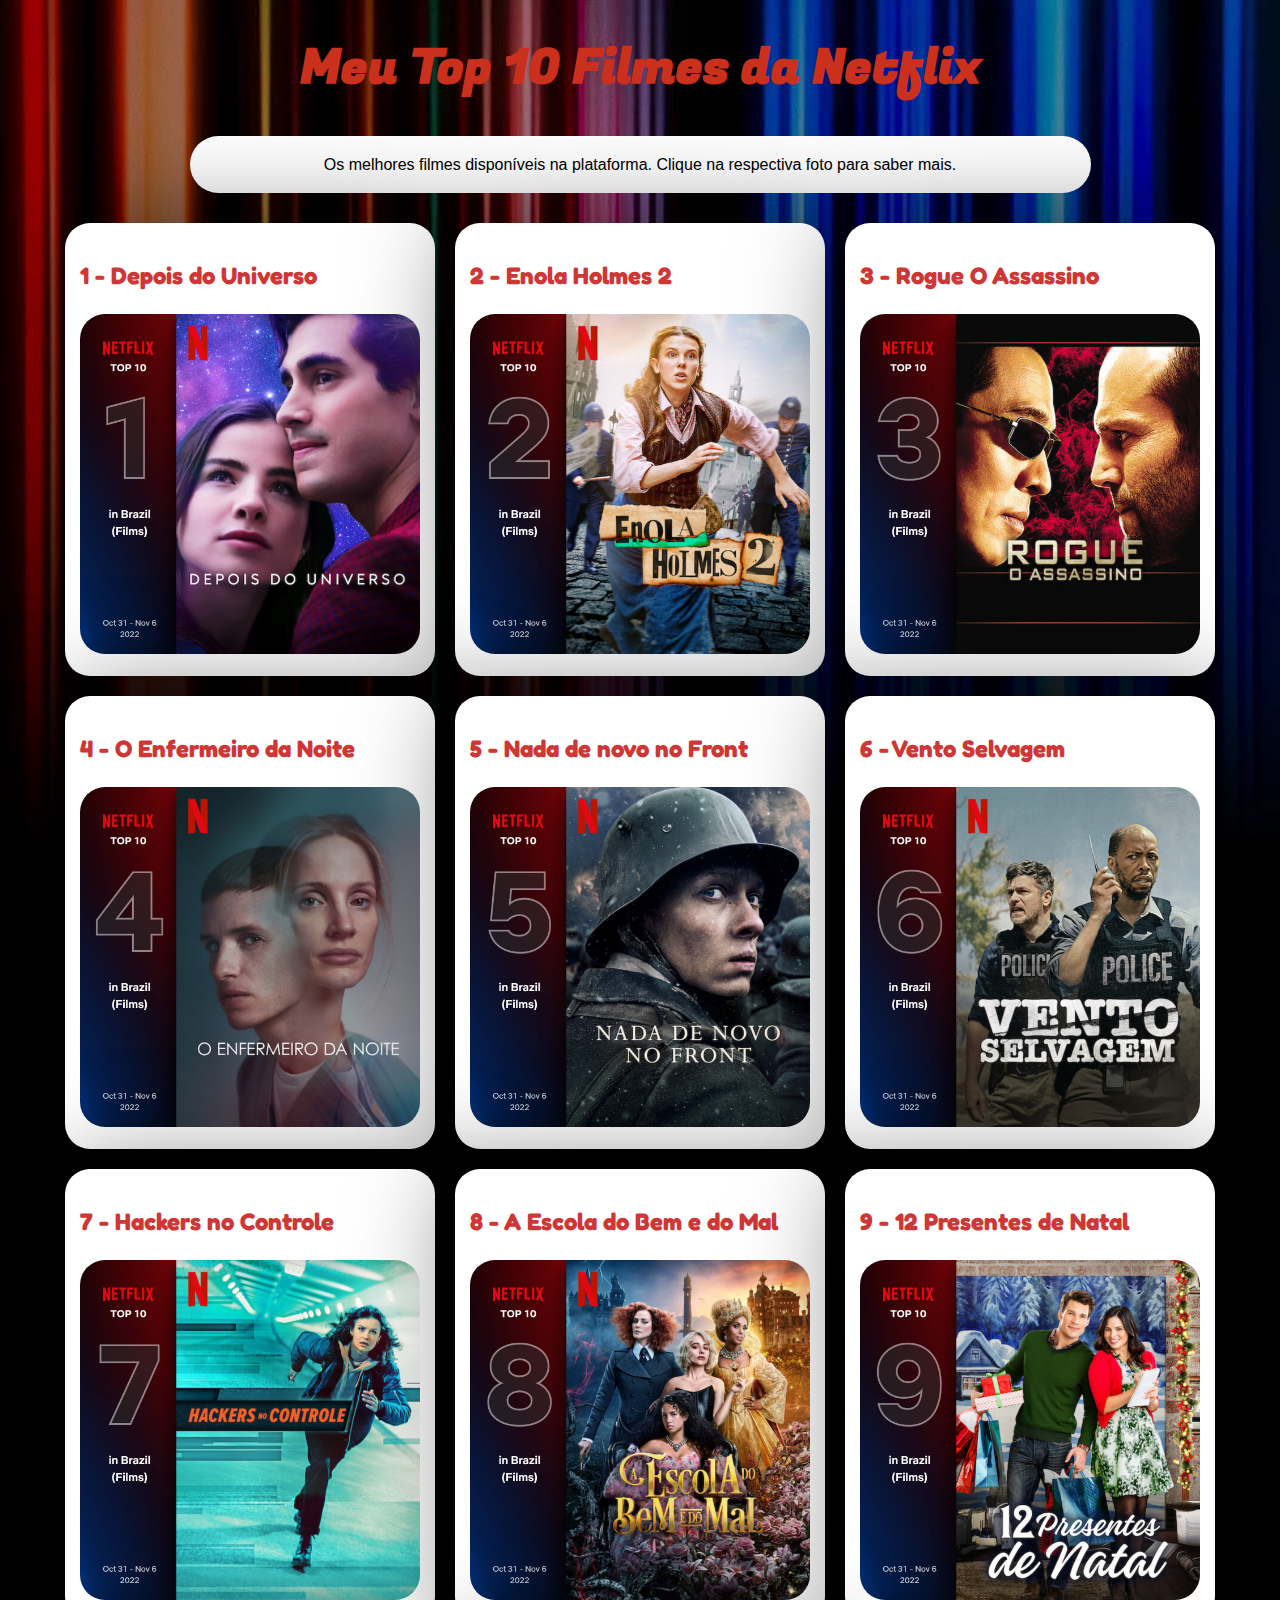
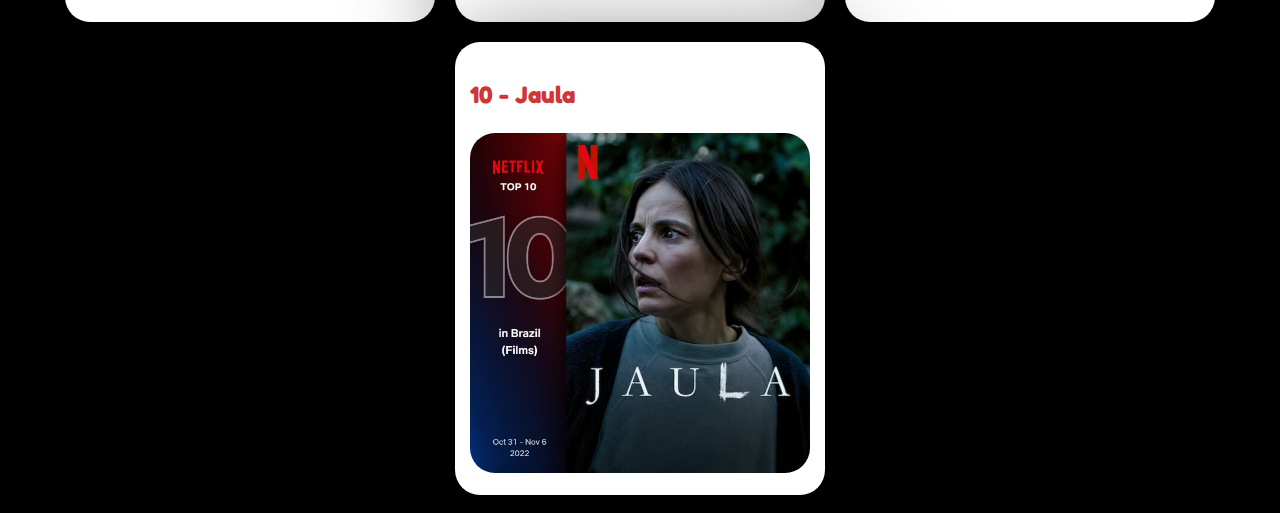
<file: index.html>
<!DOCTYPE html>
<html lang="pt-br">
<head>
    <meta charset="UTF-8">
    <meta http-equiv="X-UA-Compatible" content="IE=edge">
    <meta name="viewport" content="width=device-width, initial-scale=1.0">
    <title>Meus filmes favoritos</title>
    <link rel="stylesheet" href="style.css">
    <link rel="shortcut icon" href="outros/netflix-icon.png" type="image/png">
</head>
<body>
    <header>
        <h1>Meu Top 10 Filmes da Netflix</h1>
        <section>
            <p>Os melhores filmes disponíveis na plataforma. Clique na respectiva foto para saber mais.</p>
        </section>
    </header>

    <main>
        <article class="filme">
            <h2>1 - Depois do Universo</h2>
            <a href="1.html" target="_blank"><img src="filmes/1.jfif" alt="Depois do Universo"></a>
        </article>

        <article class="filme">
            <h2>2 - Enola Holmes 2</h2>
            <a href="2.html" target="_blank"><img src="filmes/2.jfif" alt="Enola Holmes 2"></a>
        </article>

        <article class="filme">
            <h2>3 - Rogue O Assassino</h2>
            <a href="3.html" target="_blank"><img src="filmes/3.jfif" alt="Rogue O Assassino"></a>
        </article>

        <article class="filme">
            <h2>4 - O Enfermeiro da Noite</h2>
            <a href="4.html target="_blank""><img src="filmes/4.jfif" alt="O Enfermeiro da Noite"></a>
        </article>

        <article class="filme">
            <h2>5 - Nada de novo no Front</h2>
            <a href="5.html" target="_blank"><img src="filmes/5.jfif" alt="Nada De Novo No Front"></a>
        </article>

        <article class="filme">
            <h2>6 - Vento Selvagem</h2>
            <a href="6.html" target="_blank"><img src="filmes/6.jfif" alt="Vento Selvagem"></a>
        </article>

        <article class="filme">
            <h2>7 - Hackers no Controle</h2>
            <a href="7.html" target="_blank"><img src="filmes/7.jfif" alt="Hackers No Controle"></a>
        </article>

        <article class="filme">
            <h2>8 - A Escola do Bem e do Mal</h2>
            <a href="8.html" target="_blank"><img src="filmes/8.jfif" alt="A Escola Do Bem E Do Mal"></a>
        </article>

        <article class="filme">
            <h2>9 - 12 Presentes de Natal</h2>
            <a href="9.html" target="_blank"><img src="filmes/9.jfif" alt="12 Presentes De Natal"></a>
        </article>

        <article class="filme">
            <h2>10 - Jaula</h2>
            <a href="10.html" target="_blank"><img src="filmes/10.jfif" alt="Jaula"></a>
        </article>
    </main>
</body>
</html>
</file>
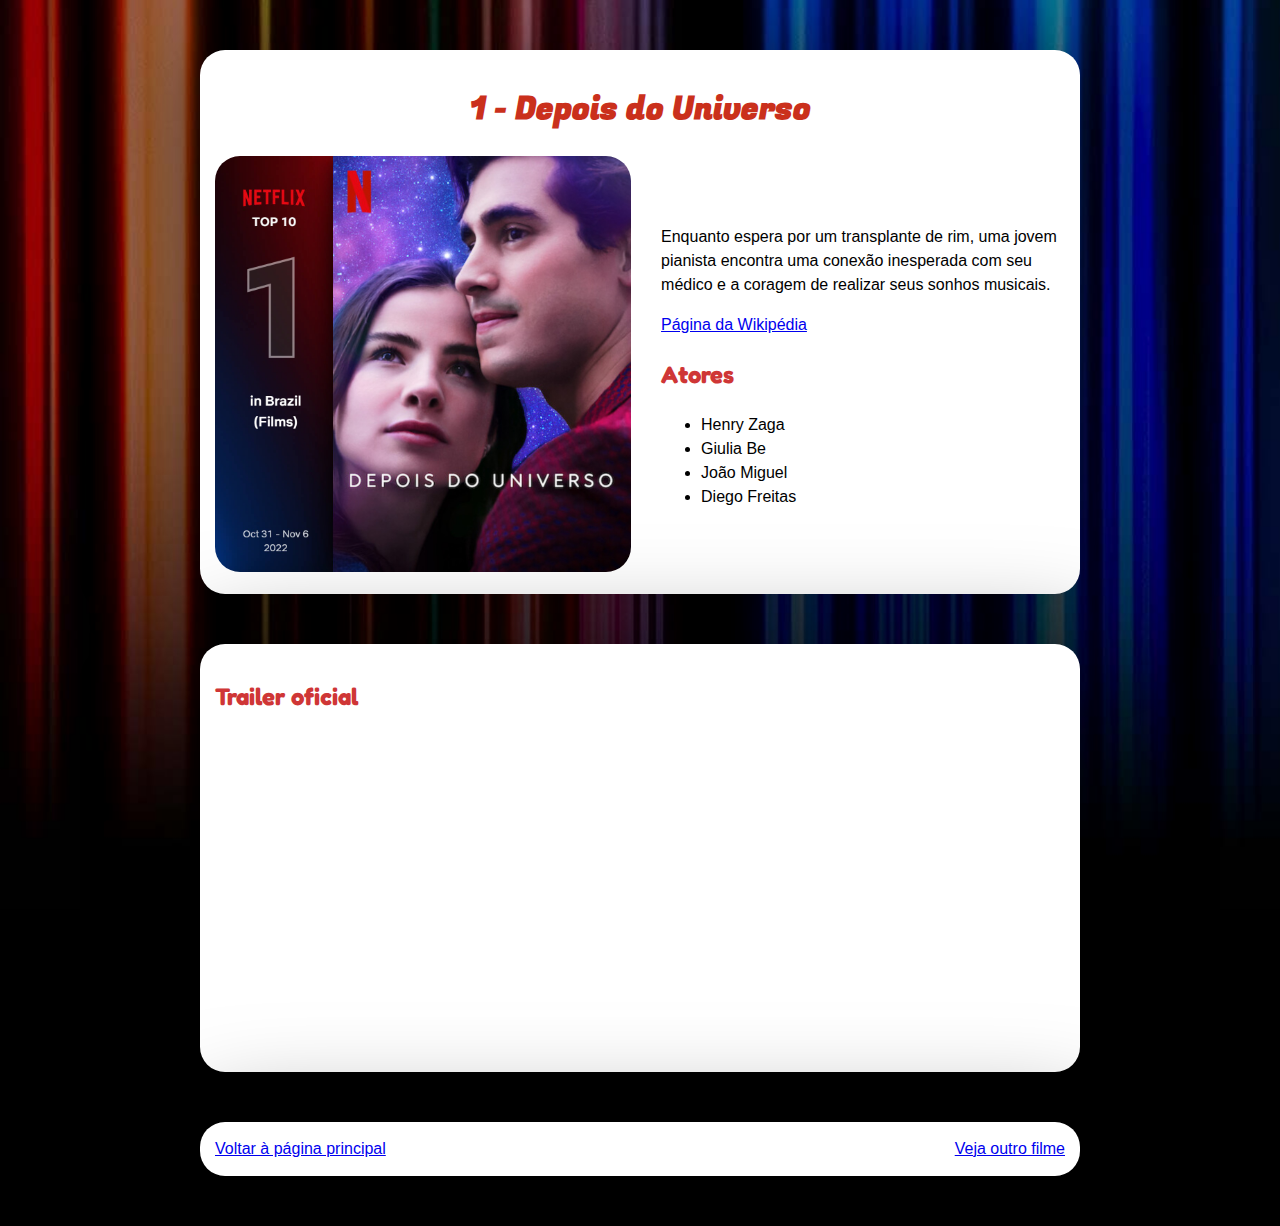
<file: 1.html>
<!DOCTYPE html>
<html lang="pt-br">
<head>
    <meta charset="UTF-8">
    <meta http-equiv="X-UA-Compatible" content="IE=edge">
    <meta name="viewport" content="width=device-width, initial-scale=1.0">
    <title>Depois do Universo</title> <link rel="stylesheet" href="style1.css">
    <link rel="shortcut icon" href="outros/netflix-icon.png" type="image/png">
</head>
<body>
    <header>
        <h1>1 - Depois do Universo</h1>
        <div class="tudo">
            <div class="imagem"><img src="filmes/1.jfif" alt="Depois do Universo"></div>
            <div class="texto">
                <p>Enquanto espera por um transplante de rim, uma jovem pianista encontra uma conexão inesperada com seu médico e a coragem de realizar seus sonhos musicais.</p>
                <a href="https://pt.wikipedia.org/wiki/Depois_do_Universo" target="_blank">Página da Wikipédia</a>
                <h2>Atores</h2>
                <ul><li>Henry Zaga</li>
                    <li>Giulia Be</li>
                    <li>João Miguel</li>
                    <li>Diego Freitas</li>
            </div>
        </div>
    </header>

    <article>
        <h2>Trailer oficial</h2>
        <iframe width="560" height="315" src="https://www.youtube.com/embed/8OkqLOe_mZI" title="YouTube video player" frameborder="0" allow="accelerometer; autoplay; clipboard-write; encrypted-media; gyroscope; picture-in-picture" allowfullscreen></iframe>
    </article>

    <article>
        <a href="index.html" id="alignleft">Voltar à página principal</a>
        <a href="2.html" id="alignright">Veja outro filme</a>
        <div style="clear: both;"></div>
    </article>
</body>
</html>
</file>
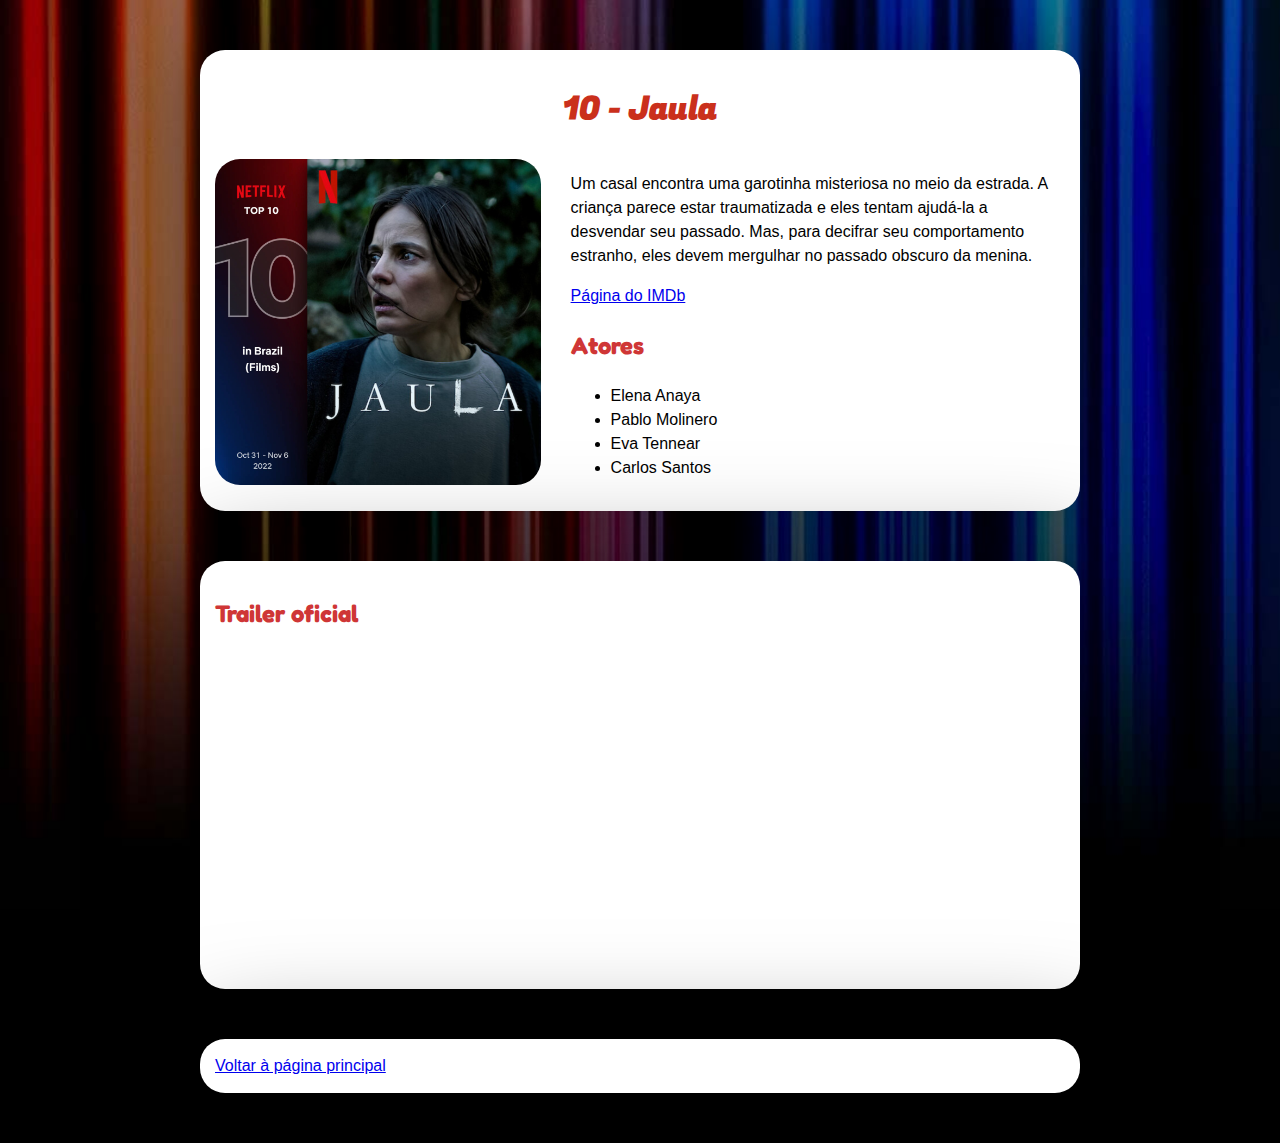
<file: 10.html>
<!DOCTYPE html>
<html lang="pt-br">
<head>
    <meta charset="UTF-8">
    <meta http-equiv="X-UA-Compatible" content="IE=edge">
    <meta name="viewport" content="width=device-width, initial-scale=1.0">
    <title>Jaula</title> <link rel="stylesheet" href="style1.css">
    <link rel="shortcut icon" href="outros/netflix-icon.png" type="image/png">
</head>
<body>
    <header>
        <h1>10 - Jaula</h1>
        <div class="tudo">
            <div class="imagem"><img src="filmes/10.jfif" alt="Jaula"></div>
            <div class="texto">
                <p>Um casal encontra uma garotinha misteriosa no meio da estrada. A criança parece estar traumatizada e eles tentam ajudá-la a desvendar seu passado. Mas, para decifrar seu comportamento estranho, eles devem mergulhar no passado obscuro da menina.</p>
                <a href="https://www.imdb.com/title/tt12683756/?ref_=nv_sr_srsg_0" target="_blank">Página do IMDb</a>
                <h2>Atores</h2>
                <ul><li>Elena Anaya</li>
                    <li>Pablo Molinero</li>
                    <li>Eva Tennear</li>
                    <li>Carlos Santos</li>
            </div>
        </div>
    </header>

    <article>
        <h2>Trailer oficial</h2>
        <iframe width="560" height="315" src="https://www.youtube.com/embed/TMQT7GaIQZw" title="YouTube video player" frameborder="0" allow="accelerometer; autoplay; clipboard-write; encrypted-media; gyroscope; picture-in-picture" allowfullscreen></iframe>
    </article>

    <article>
        <a href="index.html" id="alignleft">Voltar à página principal</a>
        <div style="clear: both;"></div>
    </article>
</body>
</html>
</file>
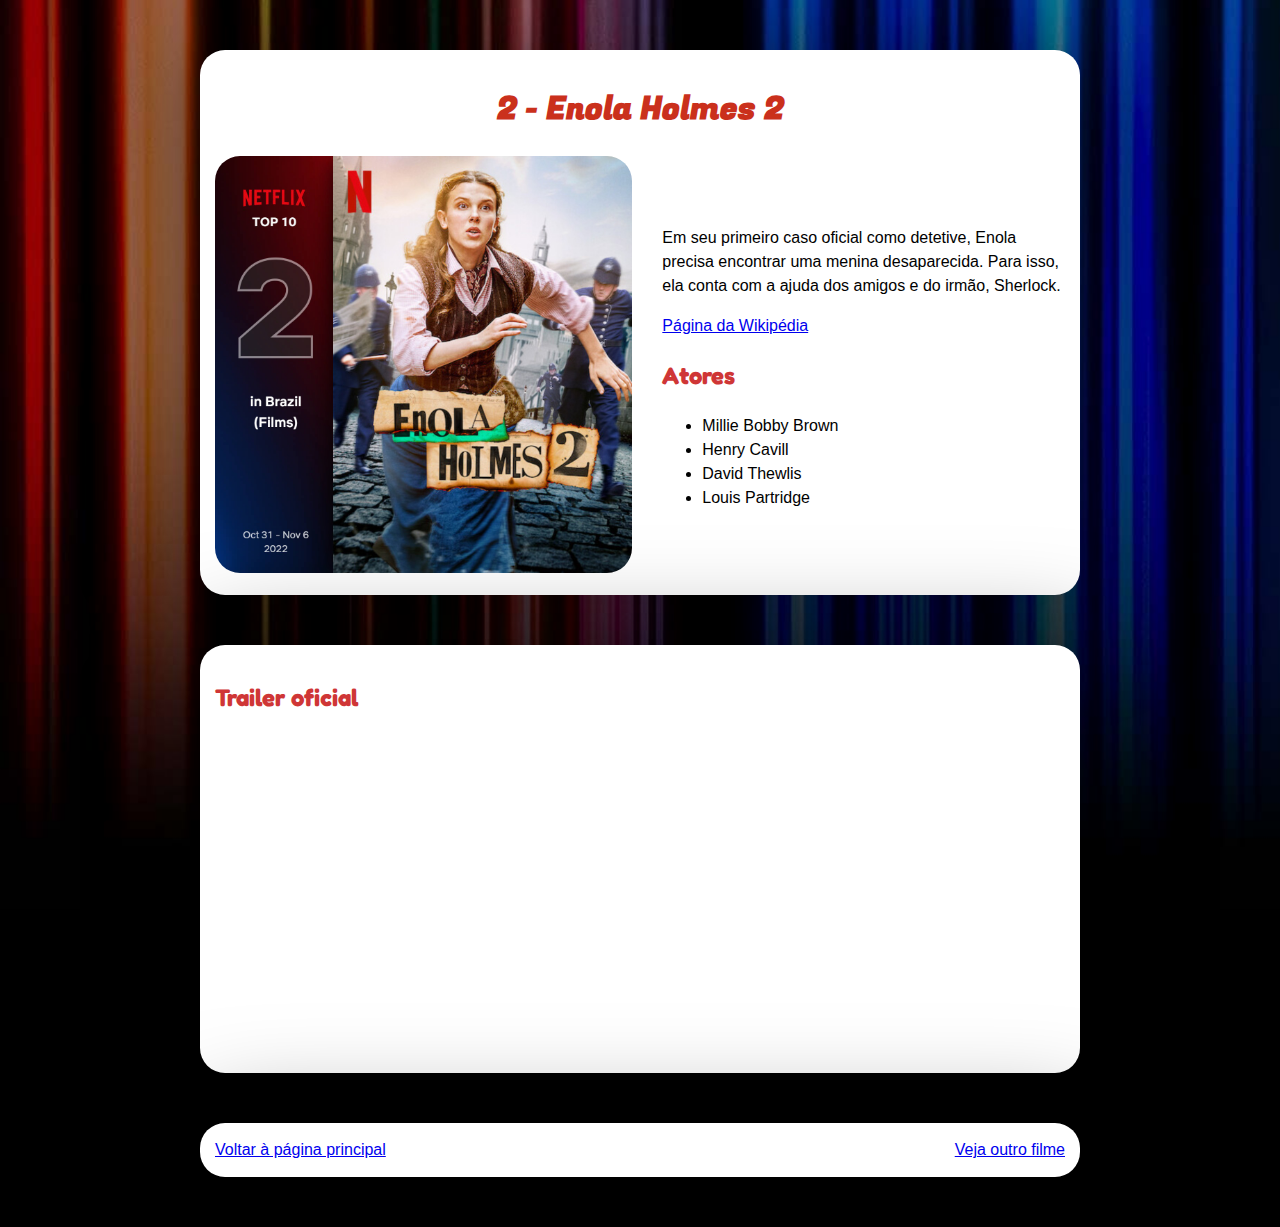
<file: 2.html>
<!DOCTYPE html>
<html lang="pt-br">
<head>
    <meta charset="UTF-8">
    <meta http-equiv="X-UA-Compatible" content="IE=edge">
    <meta name="viewport" content="width=device-width, initial-scale=1.0">
    <title>Enola Holmes 2</title> <link rel="stylesheet" href="style1.css">
    <link rel="shortcut icon" href="outros/netflix-icon.png" type="image/png">
</head>
<body>
    <header>
        <h1>2 - Enola Holmes 2</h1>
        <div class="tudo">
            <div class="imagem"><img src="filmes/2.jfif" alt="Enola Holmes 2"></div>
            <div class="texto">
                <p>Em seu primeiro caso oficial como detetive, Enola precisa encontrar uma menina desaparecida. Para isso, ela conta com a ajuda dos amigos e do irmão, Sherlock.</p>
                <a href="https://en.wikipedia.org/wiki/Enola_Holmes_2" target="_blank">Página da Wikipédia</a>
                <h2>Atores</h2>
                <ul><li>Millie Bobby Brown</li>
                    <li>Henry Cavill</li>
                    <li>David Thewlis</li>
                    <li>Louis Partridge</li>
            </div>
        </div>
    </header>

    <article>
        <h2>Trailer oficial</h2>
        <iframe width="560" height="315" src="https://www.youtube.com/embed/tFz3OGehj0U" title="YouTube video player" frameborder="0" allow="accelerometer; autoplay; clipboard-write; encrypted-media; gyroscope; picture-in-picture" allowfullscreen></iframe>
    </article>

    <article>
        <a href="index.html" id="alignleft">Voltar à página principal</a>
        <a href="3.html" id="alignright">Veja outro filme</a>
        <div style="clear: both;"></div>
    </article>
</body>
</html>
</file>
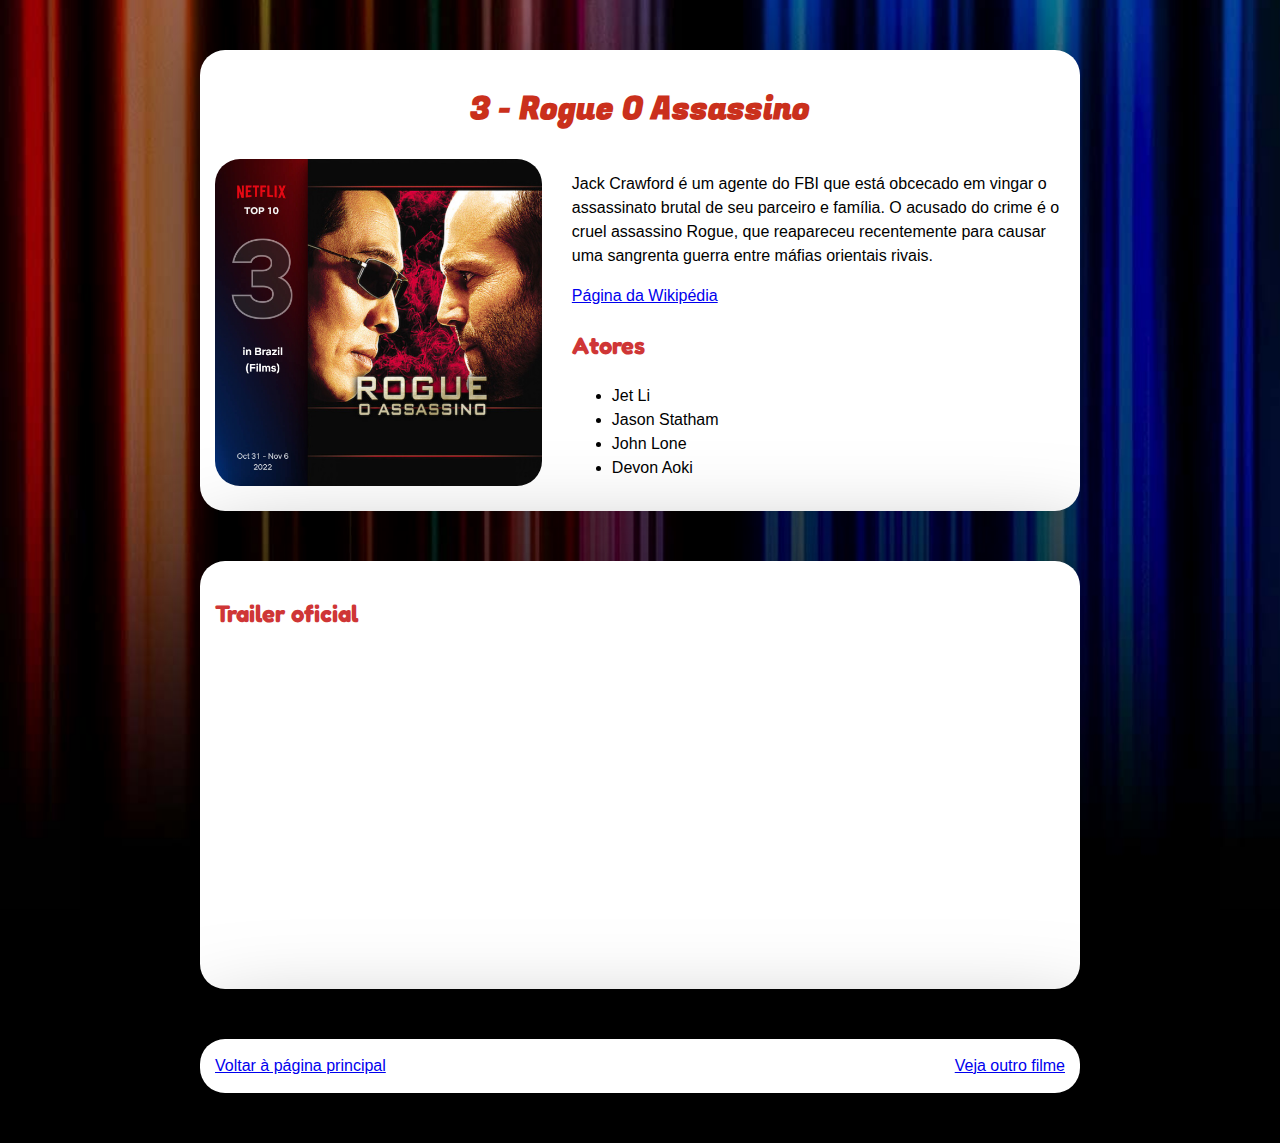
<file: 3.html>
<!DOCTYPE html>
<html lang="pt-br">
<head>
    <meta charset="UTF-8">
    <meta http-equiv="X-UA-Compatible" content="IE=edge">
    <meta name="viewport" content="width=device-width, initial-scale=1.0">
    <title>Rogue O Assassino</title> <link rel="stylesheet" href="style1.css">
    <link rel="shortcut icon" href="outros/netflix-icon.png" type="image/png">
</head>
<body>
    <header>
        <h1>3 - Rogue O Assassino</h1>
        <div class="tudo">
            <div class="imagem"><img src="filmes/3.jfif" alt="Rogue O Assassino"></div>
            <div class="texto">
                <p>Jack Crawford é um agente do FBI que está obcecado em vingar o assassinato brutal de seu parceiro e família. O acusado do crime é o cruel assassino Rogue, que reapareceu recentemente para causar uma sangrenta guerra entre máfias orientais rivais.</p>
                <a href="https://pt.wikipedia.org/wiki/War_(filme)" target="_blank">Página da Wikipédia</a>
                <h2>Atores</h2>
                <ul><li>Jet Li</li>
                    <li>Jason Statham</li>
                    <li>John Lone </li>
                    <li>Devon Aoki</li>
            </div>
        </div>
    </header>

    <article>
        <h2>Trailer oficial</h2>
        <iframe width="560" height="315" src="https://www.youtube.com/embed/3kItMaElnJQ" title="YouTube video player" frameborder="0" allow="accelerometer; autoplay; clipboard-write; encrypted-media; gyroscope; picture-in-picture" allowfullscreen></iframe>
    </article>

    <article>
        <a href="index.html" id="alignleft">Voltar à página principal</a>
        <a href="4.html" id="alignright">Veja outro filme</a>
        <div style="clear: both;"></div>
    </article>
</body>
</html>
</file>
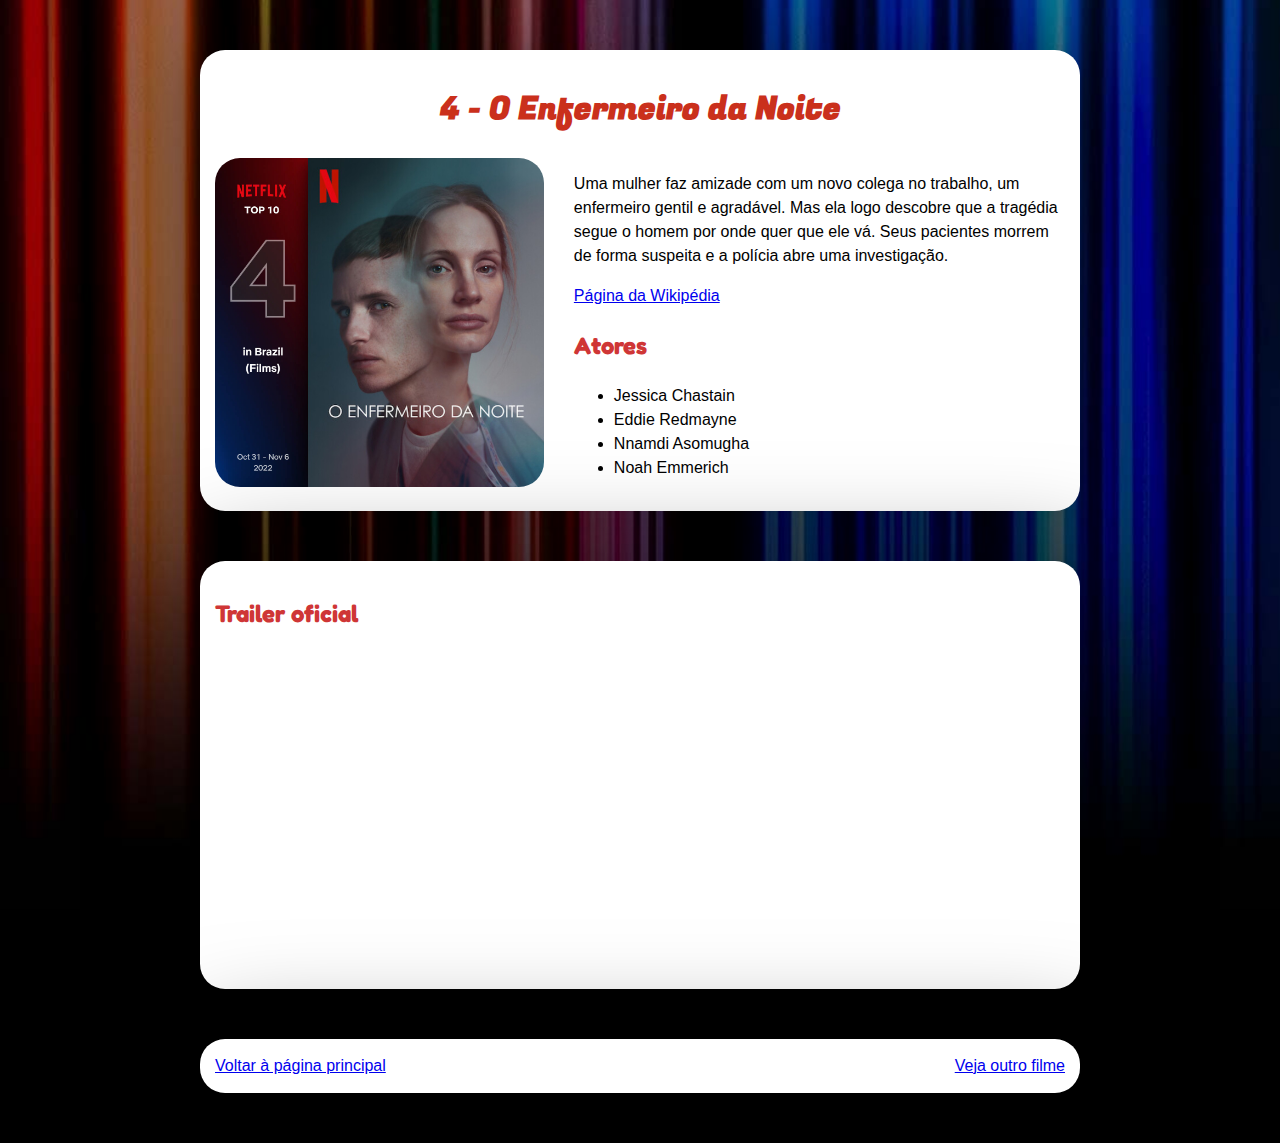
<file: 4.html>
<!DOCTYPE html>
<html lang="pt-br">
<head>
    <meta charset="UTF-8">
    <meta http-equiv="X-UA-Compatible" content="IE=edge">
    <meta name="viewport" content="width=device-width, initial-scale=1.0">
    <title>O Enfermeiro da Noite</title> <link rel="stylesheet" href="style1.css">
    <link rel="shortcut icon" href="outros/netflix-icon.png" type="image/png">
</head>
<body>
    <header>
        <h1>4 - O Enfermeiro da Noite</h1>
        <div class="tudo">
            <div class="imagem"><img src="filmes/4.jfif" alt="O Enfermeiro da noite"></div>
            <div class="texto">
                <p>Uma mulher faz amizade com um novo colega no trabalho, um enfermeiro gentil e agradável. Mas ela logo descobre que a tragédia segue o homem por onde quer que ele vá. Seus pacientes morrem de forma suspeita e a polícia abre uma investigação.</p>
                <a href="https://pt.wikipedia.org/wiki/The_Good_Nurse" target="_blank">Página da Wikipédia</a>
                <h2>Atores</h2>
                <ul><li>Jessica Chastain</li>
                    <li>Eddie Redmayne</li>
                    <li>Nnamdi Asomugha</li>
                    <li>Noah Emmerich</li>
            </div>
        </div>
    </header>

    <article>
        <h2>Trailer oficial</h2>
        <iframe width="560" height="315" src="https://www.youtube.com/embed/LvGSlwdulwE" title="YouTube video player" frameborder="0" allow="accelerometer; autoplay; clipboard-write; encrypted-media; gyroscope; picture-in-picture" allowfullscreen></iframe>
    </article>

    <article>
        <a href="index.html" id="alignleft">Voltar à página principal</a>
        <a href="5.html" id="alignright">Veja outro filme</a>
        <div style="clear: both;"></div>
    </article>
</body>
</html>
</file>
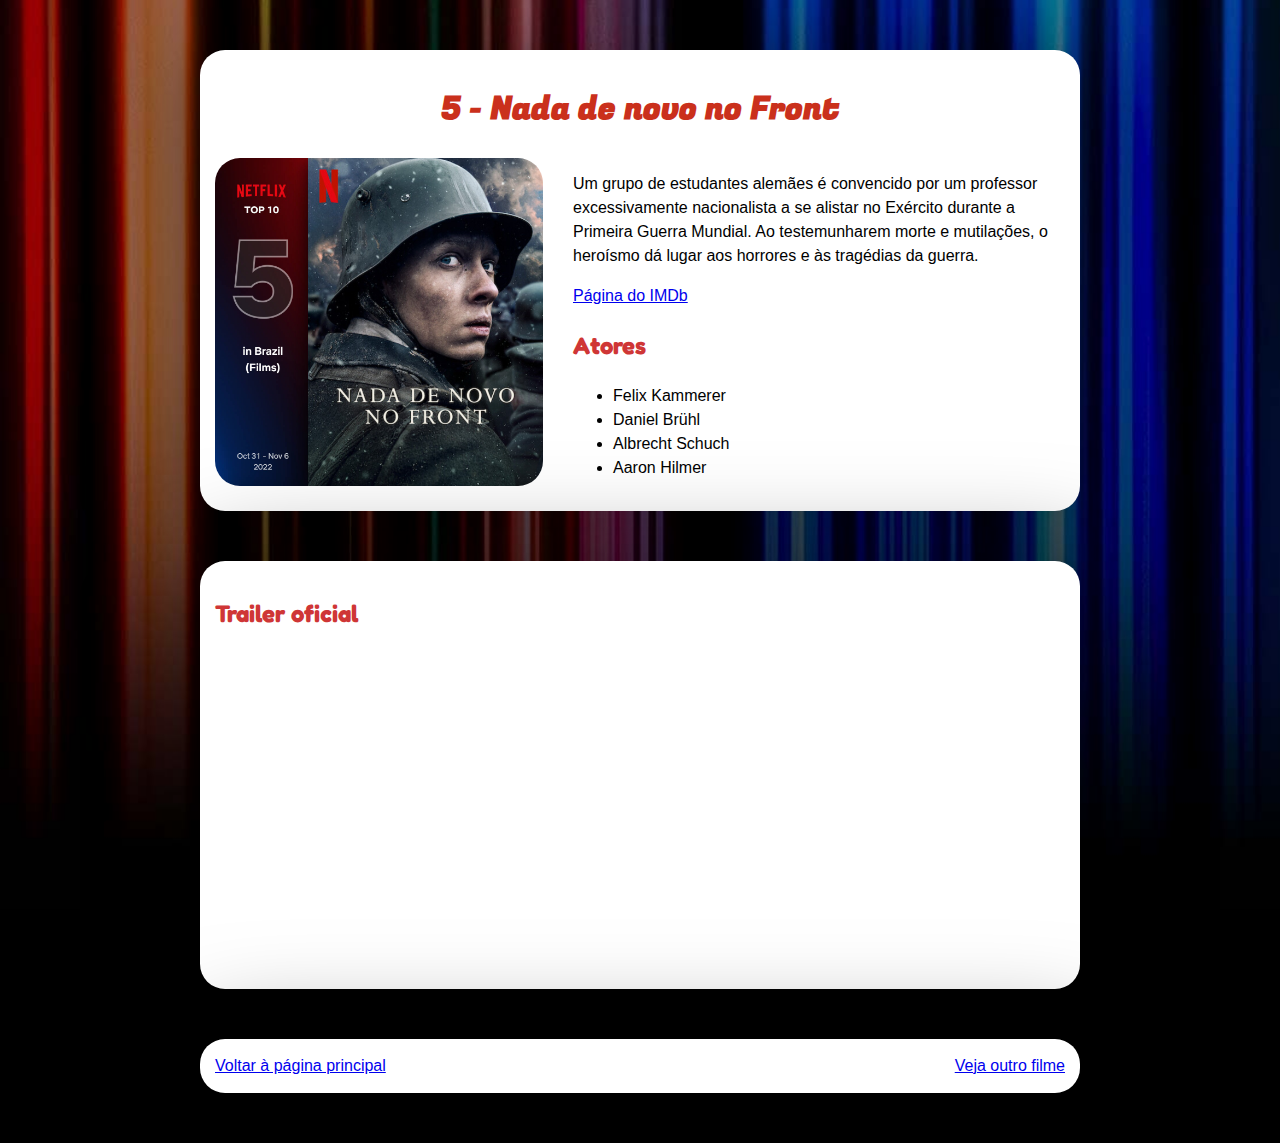
<file: 5.html>
<!DOCTYPE html>
<html lang="pt-br">
<head>
    <meta charset="UTF-8">
    <meta http-equiv="X-UA-Compatible" content="IE=edge">
    <meta name="viewport" content="width=device-width, initial-scale=1.0">
    <title>Nada de novo no Front</title> <link rel="stylesheet" href="style1.css">
    <link rel="shortcut icon" href="outros/netflix-icon.png" type="image/png">
</head>
<body>
    <header>
        <h1>5 - Nada de novo no Front</h1>
        <div class="tudo">
            <div class="imagem"><img src="filmes/5.jfif" alt="nada de novo no front"></div>
            <div class="texto">
                <p>Um grupo de estudantes alemães é convencido por um professor excessivamente nacionalista a se alistar no Exército durante a Primeira Guerra Mundial. Ao testemunharem morte e mutilações, o heroísmo dá lugar aos horrores e às tragédias da guerra.</p>
                <a href="https://www.imdb.com/title/tt1016150/" target="_blank">Página do IMDb</a>
                <h2>Atores</h2>
                <ul><li>Felix Kammerer</li>
                    <li>Daniel Brühl</li>
                    <li>Albrecht Schuch</li>
                    <li>Aaron Hilmer</li>
            </div>
        </div>
    </header>

    <article>
        <h2>Trailer oficial</h2>
        <iframe width="560" height="315" src="https://www.youtube.com/embed/vwbySrsD7RU" title="YouTube video player" frameborder="0" allow="accelerometer; autoplay; clipboard-write; encrypted-media; gyroscope; picture-in-picture" allowfullscreen></iframe>
    </article>

    <article>
        <a href="index.html" id="alignleft">Voltar à página principal</a>
        <a href="6.html" id="alignright">Veja outro filme</a>
        <div style="clear: both;"></div>
    </article>
</body>
</html>
</file>
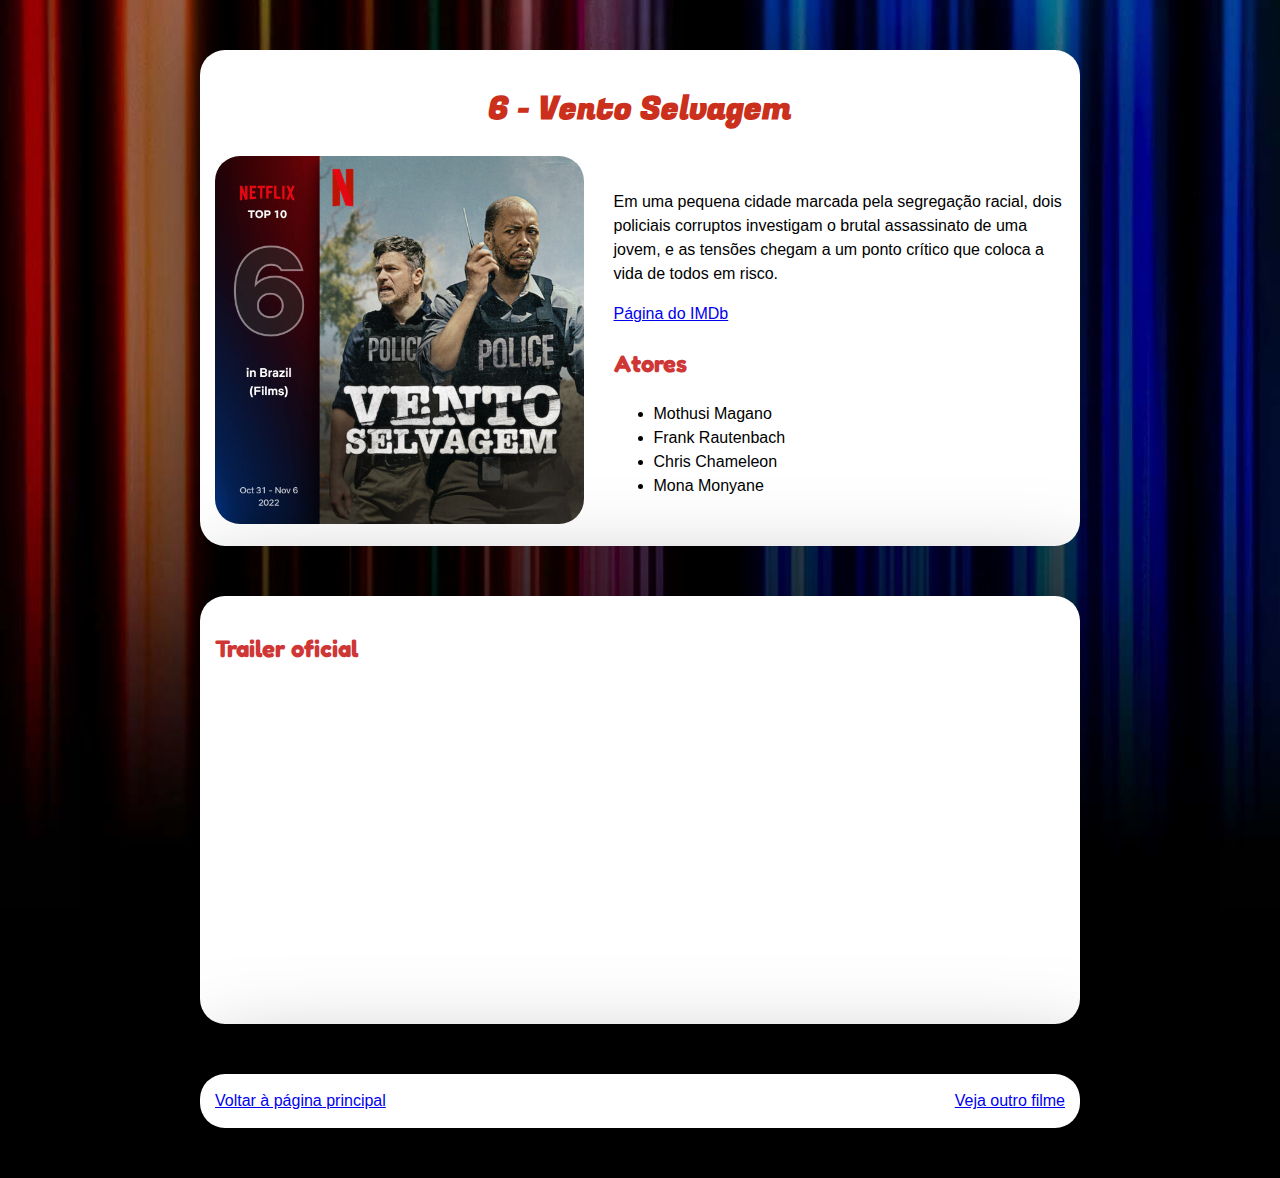
<file: 6.html>
<!DOCTYPE html>
<html lang="pt-br">
<head>
    <meta charset="UTF-8">
    <meta http-equiv="X-UA-Compatible" content="IE=edge">
    <meta name="viewport" content="width=device-width, initial-scale=1.0">
    <title>Vento Selvagem</title> <link rel="stylesheet" href="style1.css">
    <link rel="shortcut icon" href="outros/netflix-icon.png" type="image/png">
</head>
<body>
    <header>
        <h1>6 - Vento Selvagem</h1>
        <div class="tudo">
            <div class="imagem"><img src="filmes/6.jfif" alt="Vento Selvagem"></div>
            <div class="texto">
                <p>Em uma pequena cidade marcada pela segregação racial, dois policiais corruptos investigam o brutal assassinato de uma jovem, e as tensões chegam a um ponto crítico que coloca a vida de todos em risco.</p>
                <a href="https://www.imdb.com/title/tt22437050/" target="_blank">Página do IMDb</a>
                <h2>Atores</h2>
                <ul><li>Mothusi Magano</li>
                    <li>Frank Rautenbach</li>
                    <li>Chris Chameleon</li>
                    <li>Mona Monyane</li>
            </div>
        </div>
    </header>

    <article>
        <h2>Trailer oficial</h2>
        <iframe width="560" height="315" src="https://www.youtube.com/embed/bjpOsPSt2Ew" title="YouTube video player" frameborder="0" allow="accelerometer; autoplay; clipboard-write; encrypted-media; gyroscope; picture-in-picture" allowfullscreen></iframe>
    </article>

    <article>
        <a href="index.html" id="alignleft">Voltar à página principal</a>
        <a href="7.html" id="alignright">Veja outro filme</a>
        <div style="clear: both;"></div>
    </article>
</body>
</html>
</file>
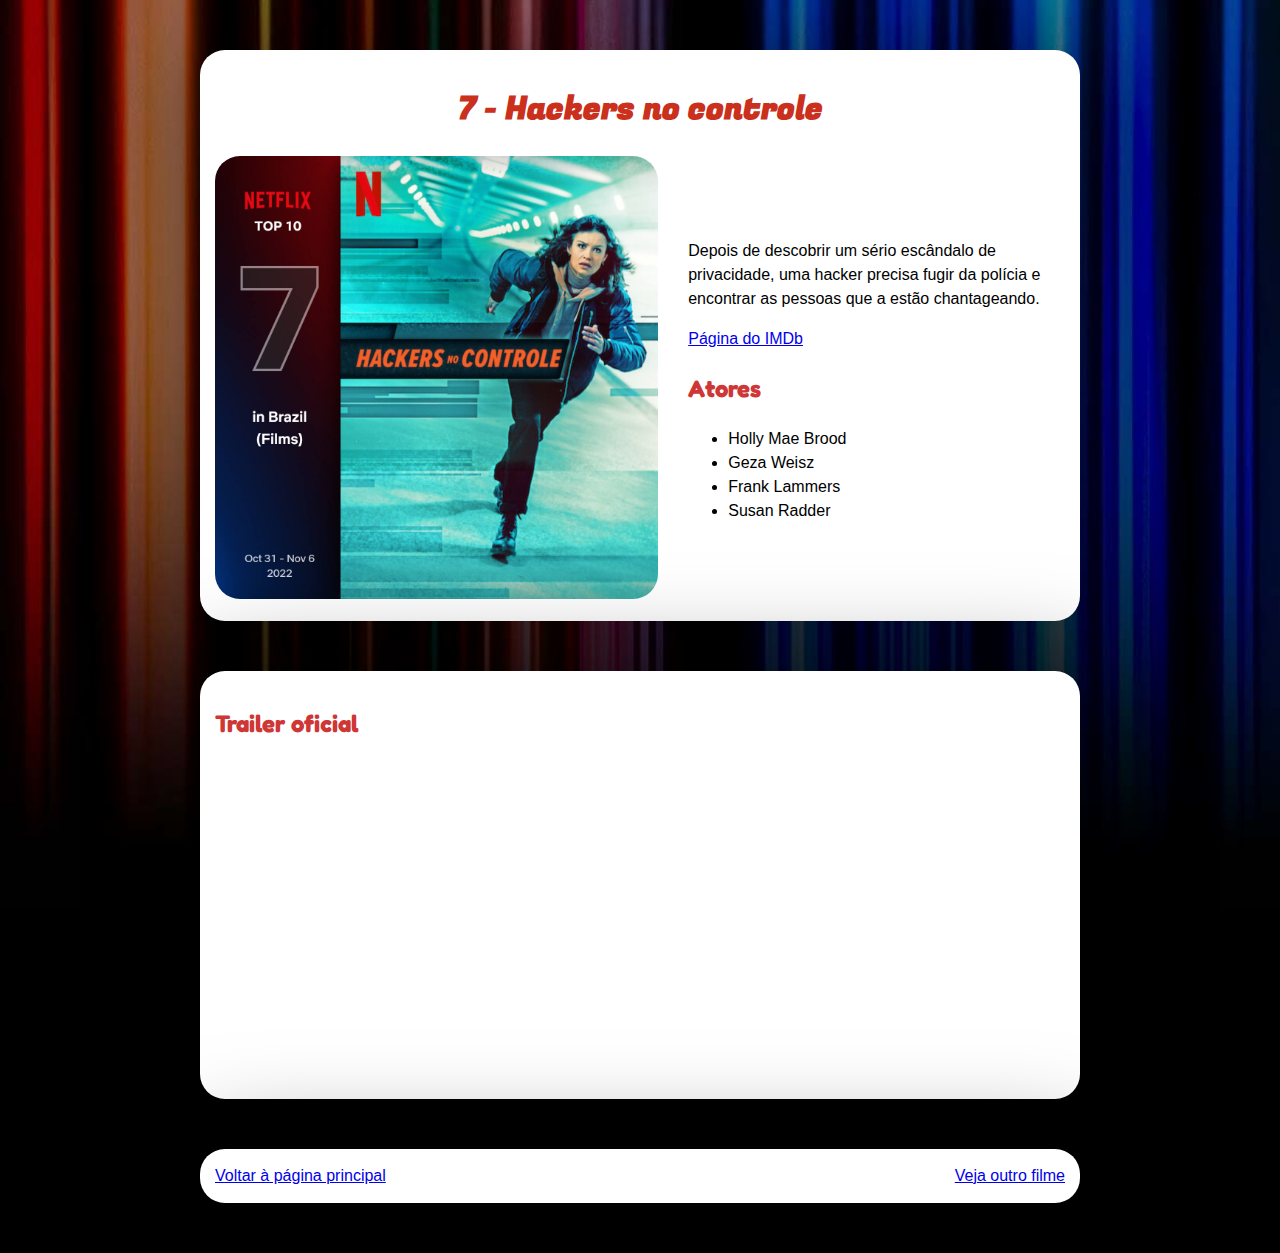
<file: 7.html>
<!DOCTYPE html>
<html lang="pt-br">
<head>
    <meta charset="UTF-8">
    <meta http-equiv="X-UA-Compatible" content="IE=edge">
    <meta name="viewport" content="width=device-width, initial-scale=1.0">
    <title>Hackers no controle</title> <link rel="stylesheet" href="style1.css">
    <link rel="shortcut icon" href="outros/netflix-icon.png" type="image/png">
</head>
<body>
    <header>
        <h1>7 - Hackers no controle</h1>
        <div class="tudo">
            <div class="imagem"><img src="filmes/7.jfif" alt="Hackers no controle"></div>
            <div class="texto">
                <p>Depois de descobrir um sério escândalo de privacidade, uma hacker precisa fugir da polícia e encontrar as pessoas que a estão chantageando.</p>
                <a href="https://www.imdb.com/title/tt18082758" target="_blank">Página do IMDb</a>
                <h2>Atores</h2>
                <ul><li>Holly Mae Brood</li>
                    <li>Geza Weisz</li>
                    <li>Frank Lammers</li>
                    <li>Susan Radder</li>
            </div>
        </div>
    </header>

    <article>
        <h2>Trailer oficial</h2>
        <iframe width="560" height="315" src="https://www.youtube.com/embed/KutXTcm-s3Q" title="YouTube video player" frameborder="0" allow="accelerometer; autoplay; clipboard-write; encrypted-media; gyroscope; picture-in-picture" allowfullscreen></iframe>
    </article>

    <article>
        <a href="index.html" id="alignleft">Voltar à página principal</a>
        <a href="8.html" id="alignright">Veja outro filme</a>
        <div style="clear: both;"></div>
    </article>
</body>
</html>
</file>
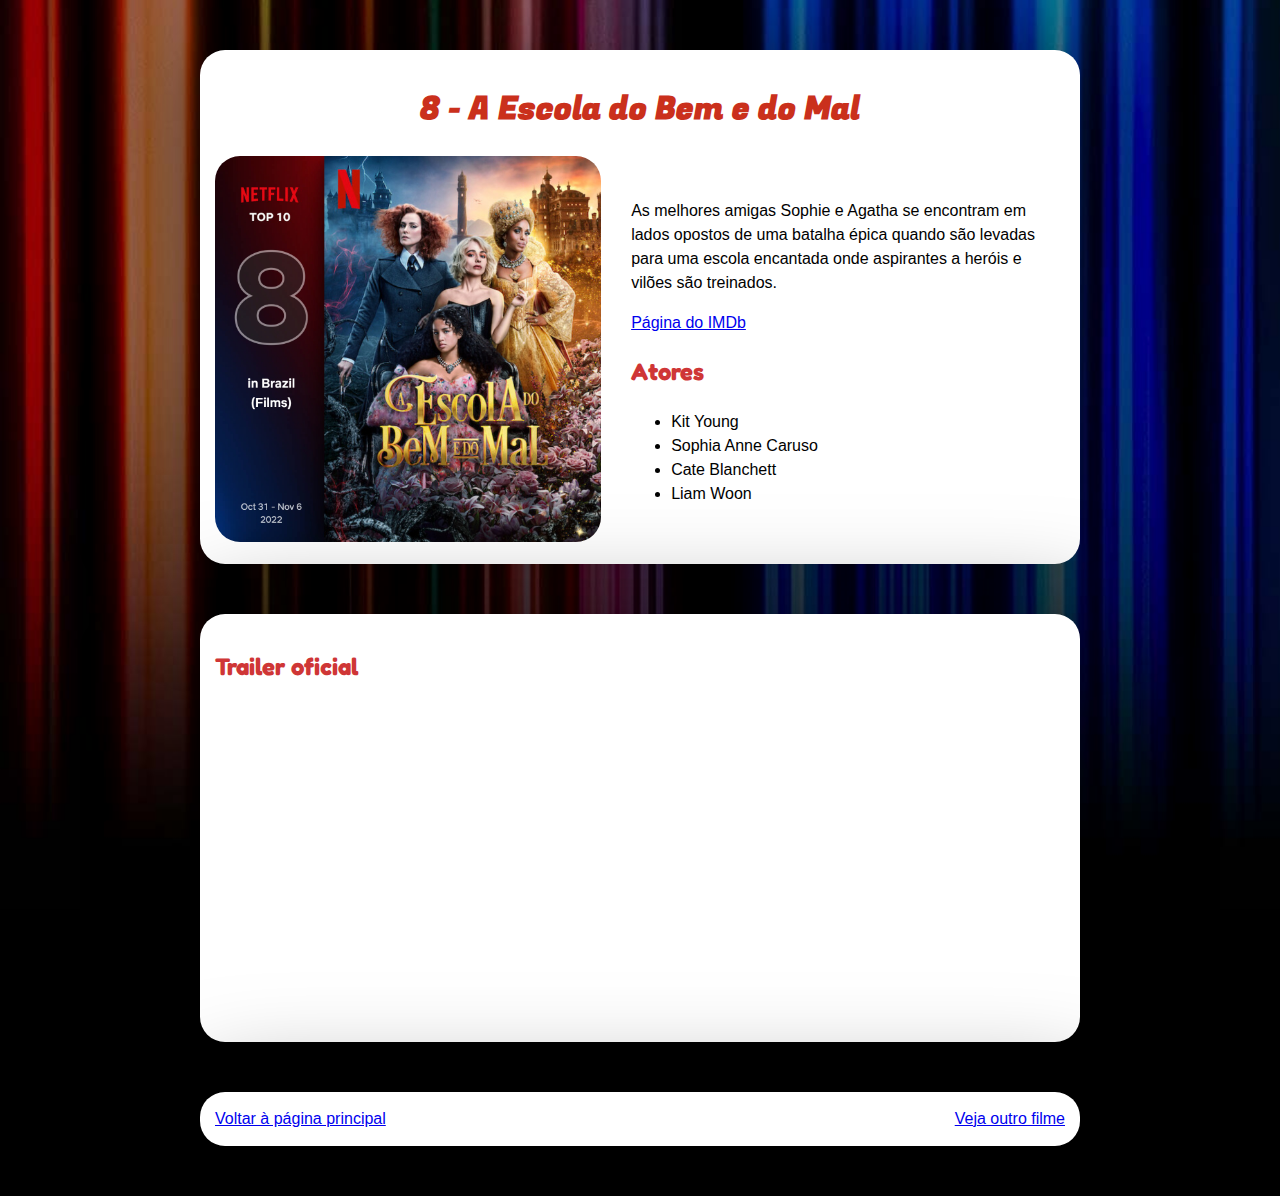
<file: 8.html>
<!DOCTYPE html>
<html lang="pt-br">
<head>
    <meta charset="UTF-8">
    <meta http-equiv="X-UA-Compatible" content="IE=edge">
    <meta name="viewport" content="width=device-width, initial-scale=1.0">
    <title>A Escola do Bem e do Mal</title> <link rel="stylesheet" href="style1.css">
    <link rel="shortcut icon" href="outros/netflix-icon.png" type="image/png">
</head>
<body>
    <header>
        <h1>8 - A Escola do Bem e  do Mal</h1>
        <div class="tudo">
            <div class="imagem"><img src="filmes/8.jfif" alt="A Escola do Bem e do Mal"></div>
            <div class="texto">
                <p>As melhores amigas Sophie e Agatha se encontram em lados opostos de uma batalha épica quando são levadas para uma escola encantada onde aspirantes a heróis e vilões são treinados.</p>
                <a href="https://www.imdb.com/title/tt2935622/?ref_=nv_sr_srsg_0" target="_blank">Página do IMDb</a>
                <h2>Atores</h2>
                <ul><li>Kit Young</li>
                    <li>Sophia Anne Caruso</li>
                    <li>Cate Blanchett</li>
                    <li>
                        Liam Woon</li>
            </div>
        </div>
    </header>

    <article>
        <h2>Trailer oficial</h2>
        <iframe width="560" height="315" src="https://www.youtube.com/embed/F-_PjjB9O9s" title="YouTube video player" frameborder="0" allow="accelerometer; autoplay; clipboard-write; encrypted-media; gyroscope; picture-in-picture" allowfullscreen></iframe>
    </article>

    <article>
        <a href="index.html" id="alignleft">Voltar à página principal</a>
        <a href="9.html" id="alignright">Veja outro filme</a>
        <div style="clear: both;"></div>
    </article>
</body>
</html>
</file>
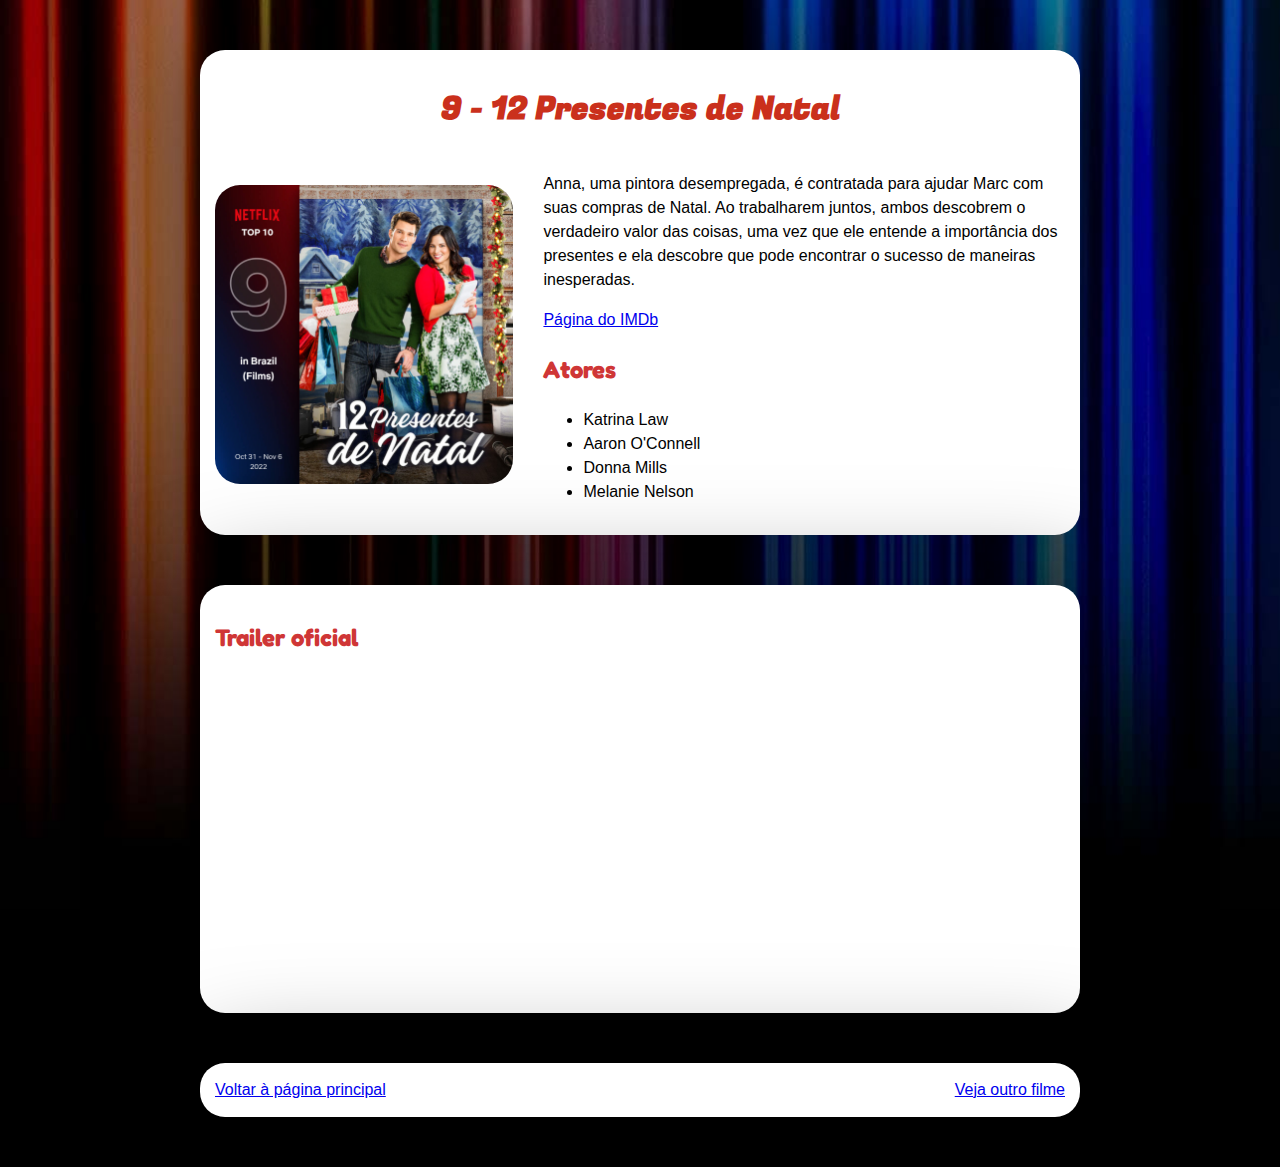
<file: 9.html>
<!DOCTYPE html>
<html lang="pt-br">
<head>
    <meta charset="UTF-8">
    <meta http-equiv="X-UA-Compatible" content="IE=edge">
    <meta name="viewport" content="width=device-width, initial-scale=1.0">
    <title>12 Presentes de natal</title> <link rel="stylesheet" href="style1.css">
    <link rel="shortcut icon" href="outros/netflix-icon.png" type="image/png">
</head>
<body>
    <header>
        <h1>9 - 12 Presentes de Natal</h1>
        <div class="tudo">
            <div class="imagem"><img src="filmes/9.jfif" alt="12 presentes de natal"></div>
            <div class="texto">
                <p>Anna, uma pintora desempregada, é contratada para ajudar Marc com suas compras de Natal. Ao trabalharem juntos, ambos descobrem o verdadeiro valor das coisas, uma vez que ele entende a importância dos presentes e ela descobre que pode encontrar o sucesso de maneiras inesperadas.</p>
                <a href="https://www.imdb.com/title/tt5133810/?ref_=nv_sr_srsg_0" target="_blank">Página do IMDb</a>
                <h2>Atores</h2>
                <ul><li>Katrina Law</li>
                    <li>Aaron O'Connell</li>
                    <li>Donna Mills</li>
                    <li>Melanie Nelson</li>
            </div>
        </div>
    </header>

    <article>
        <h2>Trailer oficial</h2>
        <iframe width="560" height="315" src="https://www.youtube.com/embed/g-eHyN3J2-0" title="YouTube video player" frameborder="0" allow="accelerometer; autoplay; clipboard-write; encrypted-media; gyroscope; picture-in-picture" allowfullscreen></iframe>
    </article>

    <article>
        <a href="index.html" id="alignleft">Voltar à página principal</a>
        <a href="10.html" id="alignright">Veja outro filme</a>
        <div style="clear: both;"></div>
    </article>
</body>
</html>
</file>
<file: style.css>
@import url('https://fonts.googleapis.com/css2?family=Fredoka+One&family=Fugaz+One&display=swap');

body {
    background-color: black;
    background-image: url(outros/wallpaper-netflix.jpg);
    background-position: center center;
    background-repeat: no-repeat;
    background-size: cover;
    background-attachment: fixed;
}

section {
    background-color: rgb(255, 255, 255);
    border-radius: 50px;
    padding: 0.5px;
    margin: 20px auto;
    max-width: 900px;
}

section > p {
    text-align: center;
}

main {
    display: flex;
    flex-direction: row;
    flex-wrap: wrap;
    justify-content: center;
}

article.filme {
    background-color: white;
    max-width: 340px;
    border-radius: 25px;
    padding: 15px;
    margin: 10px;
    box-shadow: 10px 10px 100px 10px rgba(0, 0, 0, 0.507);
}

img {
    width: 100%;
    border-radius: 25px;
}

h1 {
    text-align: center;
    color: rgb(202, 48, 28);
    font-family: 'Fugaz One', cursive;
    font-size: 3em;
}

* {
    line-height: 1.5em;
    font-family: Verdana, Geneva, Tahoma, sans-serif;
}

h2 {
    font-family: 'Fredoka One', cursive;
    color: rgb(207, 54, 54); ;
}
</file>
<file: style1.css>
@import url('https://fonts.googleapis.com/css2?family=Fredoka+One&family=Fugaz+One&display=swap');

body {
    background-color: black;
    background-image: url(outros/wallpaper-netflix.jpg);
    background-position: center center;
    background-repeat: no-repeat;
    background-size: cover;
    background-attachment: fixed;
}

header, article {
    background-color: white;
    max-width: 850px;
    border-radius: 25px;
    padding: 15px;
    box-shadow: 10px 10px 100px 10px rgba(0, 0, 0, 0.507);
    margin: 50px auto;
}

img {
    max-width: 100%;
    border-radius: 25px;
}


h1 {
    text-align: center;
    color: rgb(202, 48, 28);
    font-family: 'Fugaz One', cursive;
    font-size: 2em;
}

* {
    line-height: 1.5em;
    font-family: Verdana, Geneva, Tahoma, sans-serif;
}

h2 {
    font-family: 'Fredoka One', cursive;
    color: rgb(207, 54, 54);
    font-size: 1.5em;
}

iframe {
    width: 100%;
}

.tudo {
    display: flex;
    align-items: center;
    justify-content: center;
}

.texto {
    padding-left: 30px;
}

a#alignleft {
    float: left;
}

a#alignright {
    float: right;
}
</file>
